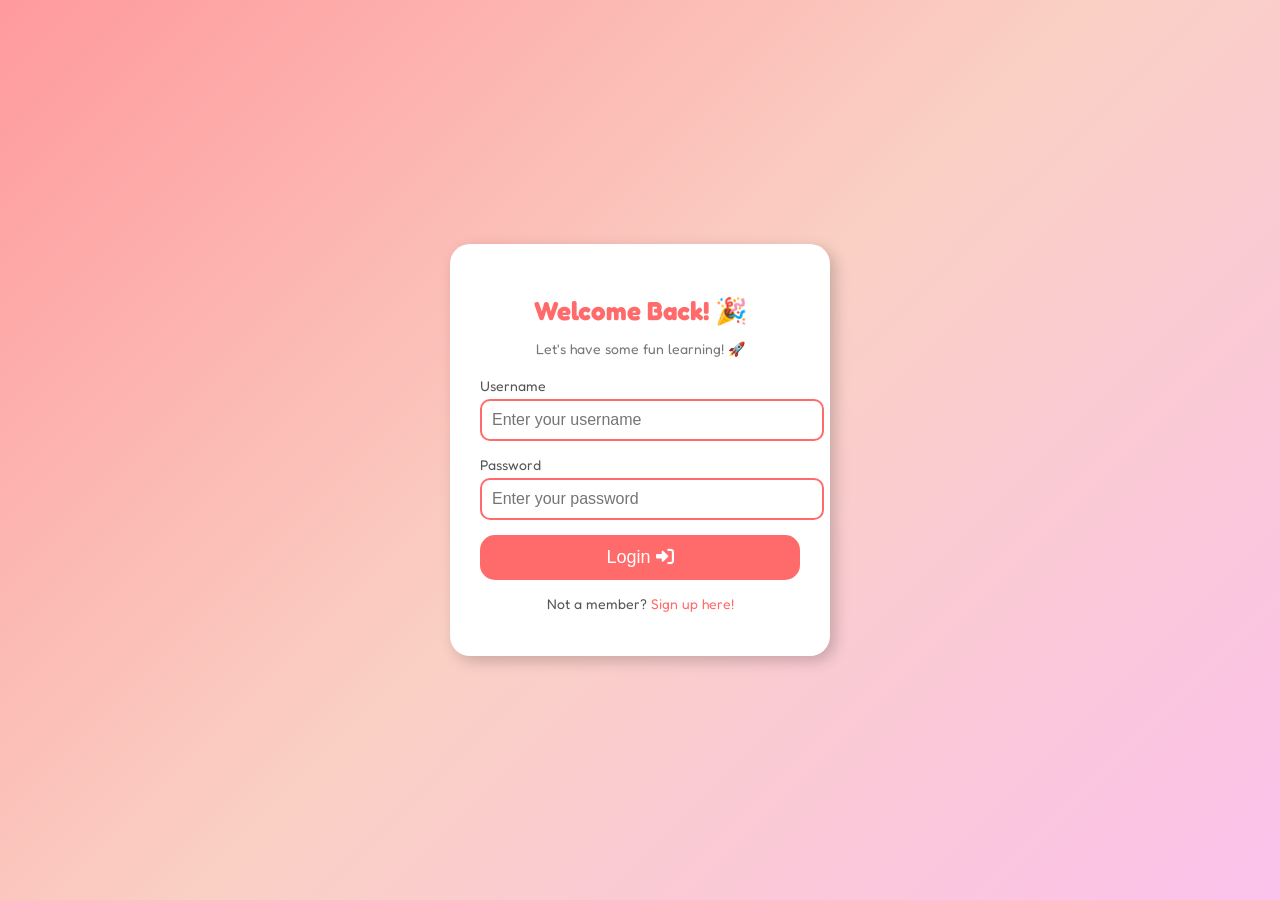
<file: login.html>
<!DOCTYPE html>
<html lang="en">
<head>
    <meta charset="UTF-8">
    <meta name="viewport" content="width=device-width, initial-scale=1.0">
    <title>Bright Buds - Login</title>
    <link rel="stylesheet" href="login.css">
    <link rel="stylesheet" href="https://cdnjs.cloudflare.com/ajax/libs/font-awesome/6.0.0/css/all.min.css">
</head>
<body>
    <div class="login-container">
        <div class="login-box">
            <h2>Welcome Back! 🎉</h2>
            <p class="tagline">Let's have some fun learning! 🚀</p>
            <form action="#">
                <div class="input-group">
                    <label for="username">Username</label>
                    <input type="text" id="username" placeholder="Enter your username" required>
                </div>
                <div class="input-group">
                    <label for="password">Password</label>
                    <input type="password" id="password" placeholder="Enter your password" required>
                </div>
                <button type="submit" class="login-btn">Login <i class="fas fa-sign-in-alt"></i></button>
            </form>
            <p class="signup-text">Not a member? <a href="#">Sign up here!</a></p>
        </div>
    </div>
</body>
</html>
</file>
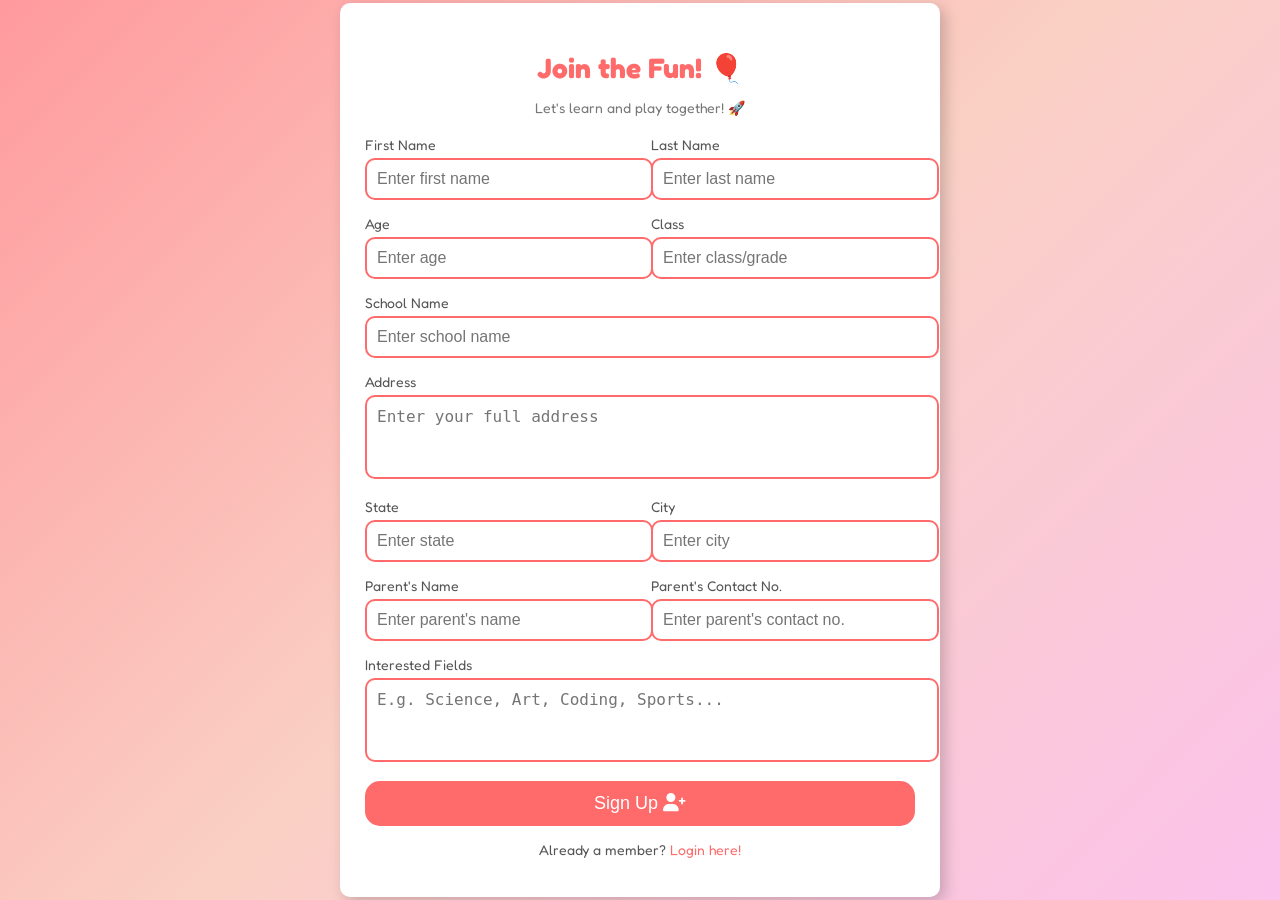
<file: signup.html>
<!DOCTYPE html>
<html lang="en">
<head>
    <meta charset="UTF-8">
    <meta name="viewport" content="width=device-width, initial-scale=1.0">
    <title>Bright Buds - Sign Up</title>
    <link rel="stylesheet" href="signup.css">
    <link rel="stylesheet" href="https://cdnjs.cloudflare.com/ajax/libs/font-awesome/6.0.0/css/all.min.css">
</head>
<body>
    <div class="signup-container">
        <div class="signup-box">
            <h2>Join the Fun! 🎈</h2>
            <p class="tagline">Let's learn and play together! 🚀</p>
            <form action="#">
                <div class="row">
                    <div class="input-group">
                        <label for="first-name">First Name</label>
                        <input type="text" id="first-name" placeholder="Enter first name" required>
                    </div>
                    <div class="input-group">
                        <label for="last-name">Last Name</label>
                        <input type="text" id="last-name" placeholder="Enter last name" required>
                    </div>
                </div>
                <div class="row">
                    <div class="input-group">
                        <label for="age">Age</label>
                        <input type="number" id="age" placeholder="Enter age" required>
                    </div>
                    <div class="input-group">
                        <label for="class">Class</label>
                        <input type="text" id="class" placeholder="Enter class/grade" required>
                    </div>
                </div>
                <div class="input-group">
                    <label for="school">School Name</label>
                    <input type="text" id="school" placeholder="Enter school name" required>
                </div>
                <div class="input-group">
                    <label for="address">Address</label>
                    <textarea id="address" placeholder="Enter your full address" required></textarea>
                </div>
                <div class="row">
                    <div class="input-group">
                        <label for="state">State</label>
                        <input type="text" id="state" placeholder="Enter state" required>
                    </div>
                    <div class="input-group">
                        <label for="city">City</label>
                        <input type="text" id="city" placeholder="Enter city" required>
                    </div>
                </div>
                <div class="row">
                    <div class="input-group">
                        <label for="parent-name">Parent's Name</label>
                        <input type="text" id="parent-name" placeholder="Enter parent's name" required>
                    </div>
                    <div class="input-group">
                        <label for="parent-contact">Parent's Contact No.</label>
                        <input type="tel" id="parent-contact" placeholder="Enter parent's contact no." required>
                    </div>
                </div>
                <div class="input-group">
                    <label for="interests">Interested Fields</label>
                    <textarea id="interests" placeholder="E.g. Science, Art, Coding, Sports..." required></textarea>
                </div>
                <button type="submit" class="signup-btn">Sign Up <i class="fas fa-user-plus"></i></button>
            </form>
            <p class="login-text">Already a member? <a href="login.html">Login here!</a></p>
        </div>
    </div>
</body>
</html>
</file>
<file: login.css>
/* Import Google Font for a playful look */
@import url('https://fonts.googleapis.com/css2?family=Fredoka+One&display=swap');

body {
    font-family: 'Fredoka One', cursive;
    background: linear-gradient(135deg, #ff9a9e, #fad0c4, #fbc2eb);
    display: flex;
    justify-content: center;
    align-items: center;
    height: 100vh;
    margin: 0;
}

.login-container {
    text-align: center;
}

.login-box {
    background: #fff;
    padding: 30px;
    border-radius: 20px;
    box-shadow: 5px 5px 15px rgba(0, 0, 0, 0.2);
    width: 320px;
    transition: 0.3s;
}

.login-box:hover {
    transform: scale(1.05);
}

h2 {
    color: #ff6b6b;
    font-size: 26px;
    margin-bottom: 10px;
}

.tagline {
    font-size: 14px;
    color: #777;
    margin-bottom: 20px;
}

.input-group {
    text-align: left;
    margin-bottom: 15px;
}

.input-group label {
    display: block;
    font-size: 14px;
    color: #555;
    margin-bottom: 5px;
}

input {
    width: 100%;
    padding: 10px;
    border: 2px solid #ff6b6b;
    border-radius: 10px;
    font-size: 16px;
}

input:focus {
    outline: none;
    border-color: #ff4757;
}

.login-btn {
    background: #ff6b6b;
    color: white;
    border: none;
    padding: 12px 20px;
    font-size: 18px;
    border-radius: 15px;
    cursor: pointer;
    width: 100%;
    transition: 0.3s;
}

.login-btn:hover {
    background: #ff4757;
}

.signup-text {
    margin-top: 15px;
    font-size: 14px;
    color: #555;
}

.signup-text a {
    color: #ff6b6b;
    text-decoration: none;
}

.signup-text a:hover {
    text-decoration: underline;
}
</file>
<file: signup.css>
/* Import Google Font for a playful look */
@import url('https://fonts.googleapis.com/css2?family=Fredoka+One&display=swap');

body {
    font-family: 'Fredoka One', cursive;
    background: linear-gradient(135deg, #ff9a9e, #fad0c4, #fbc2eb);
    display: flex;
    justify-content: center;
    align-items: center;
    height: 100vh;
    margin: 0;
    flex-direction: column;
}

.signup-container {
    text-align: center;
    width: 100%;
    max-width: 600px;
}

.signup-box {
    background: #fff;
    padding: 25px;
    border-radius: 10px;
    box-shadow: 5px 5px 15px rgba(0, 0, 0, 0.2);
    transition: 0.3s;
}

.signup-box:hover {
    transform: scale(1.05);
}

h2 {
    color: #ff6b6b;
    font-size: 28px;
    margin-bottom: 10px;
}

.tagline {
    font-size: 14px;
    color: #777;
    margin-bottom: 20px;
}

.input-group {
    text-align: left;
    margin-bottom: 15px;
}

.input-group label {
    display: block;
    font-size: 14px;
    color: #555;
    margin-bottom: 5px;
}

input, textarea {
    width: 100%;
    padding: 10px;
    border: 2px solid #ff6b6b;
    border-radius: 10px;
    font-size: 16px;
    background: #fff;
}

input:focus, textarea:focus {
    outline: none;
    border-color: #ff4757;
}

textarea {
    resize: none;
    height: 60px;
}

.row {
    display: flex;
    justify-content: space-between;
}

.row .input-group {
    width: 48%;
}

.signup-btn {
    background: #ff6b6b;
    color: white;
    border: none;
    padding: 12px 20px;
    font-size: 18px;
    border-radius: 15px;
    cursor: pointer;
    width: 100%;
    transition: 0.3s;
}

.signup-btn:hover {
    background: #ff4757;
}

.login-text {
    margin-top: 15px;
    font-size: 14px;
    color: #555;
}

.login-text a {
    color: #ff6b6b;
    text-decoration: none;
}

.login-text a:hover {
    text-decoration: underline;
}

/* Responsive Design */
@media (max-width: 600px) {
    .row {
        flex-direction: column;
    }
    .row .input-group {
        width: 100%;
    }
}
</file>
